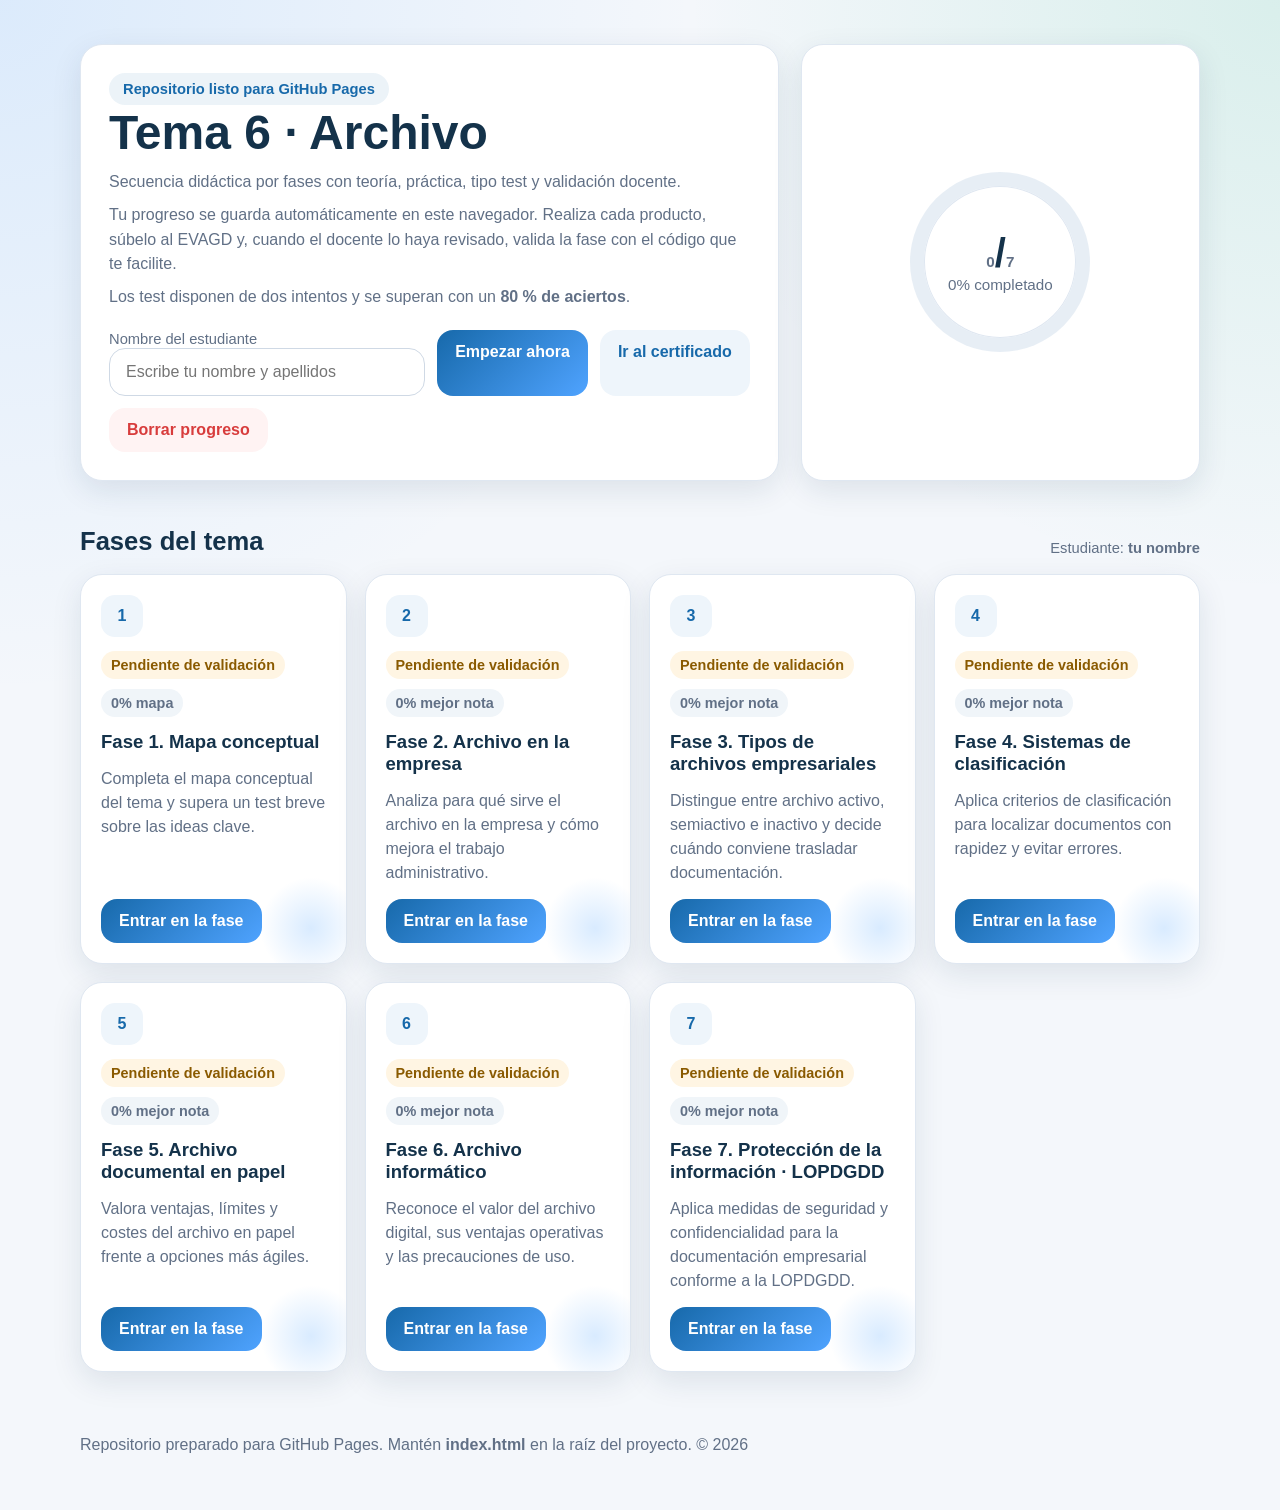
<file: index.html>
<!doctype html>
<html lang="es">
<head>
  <meta charset="utf-8" />
  <meta name="viewport" content="width=device-width,initial-scale=1" />
  <title>Tema 6 · Archivo</title>
  <link rel="stylesheet" href="css/styles.css" />
</head>
<body>
  <div class="container hero">
    <div class="hero-grid">
      <section class="card hero-card">
        <span class="tag">Repositorio listo para GitHub Pages</span>
        <h1>Tema 6 · Archivo</h1>
        <p>Secuencia didáctica por fases con teoría, práctica, tipo test y validación docente.</p>
        <p>Tu progreso se guarda automáticamente en este navegador. Realiza cada producto, súbelo al EVAGD y, cuando el docente lo haya revisado, valida la fase con el código que te facilite.</p>
        <p>Los test disponen de dos intentos y se superan con un <strong>80 % de aciertos</strong>.</p>
        <div class="controls">
          <div style="flex:1 1 280px">
            <label for="student-name" class="small">Nombre del estudiante</label>
            <input id="student-name" type="text" placeholder="Escribe tu nombre y apellidos" />
          </div>
          <a class="button btn-primary" href="fases/fase1.html">Empezar ahora</a>
          <a class="button btn-secondary" href="certificado.html">Ir al certificado</a>
          <button class="btn-danger" onclick="resetAllProgress()">Borrar progreso</button>
        </div>
      </section>
      <aside class="card progress-wrap">
        <div class="ring" id="progress-value">
          <div class="ring-inner">
            <strong><span id="progress-num">0</span>/<span id="progress-total">7</span></strong>
            <span id="progress-text">0% completado</span>
          </div>
        </div>
      </aside>
    </div>
  </div>

  <div class="container section">
    <div class="section-title">
      <h2>Fases del tema</h2>
      <span class="small">Estudiante: <strong class="student-name-live">tu nombre</strong></span>
    </div>
    <div id="phase-grid" class="grid"></div>
  </div>

  <div id="teacher-panel" class="card teacher-panel hidden"></div>

  <footer class="container footer">
    <p>Repositorio preparado para GitHub Pages. Mantén <strong>index.html</strong> en la raíz del proyecto. © <span id="footer-year"></span></p>
  </footer>

  <script src="js/data.js"></script>
  <script src="js/core.js"></script>
  <script src="js/home.js"></script>
</body>
</html>
</file>
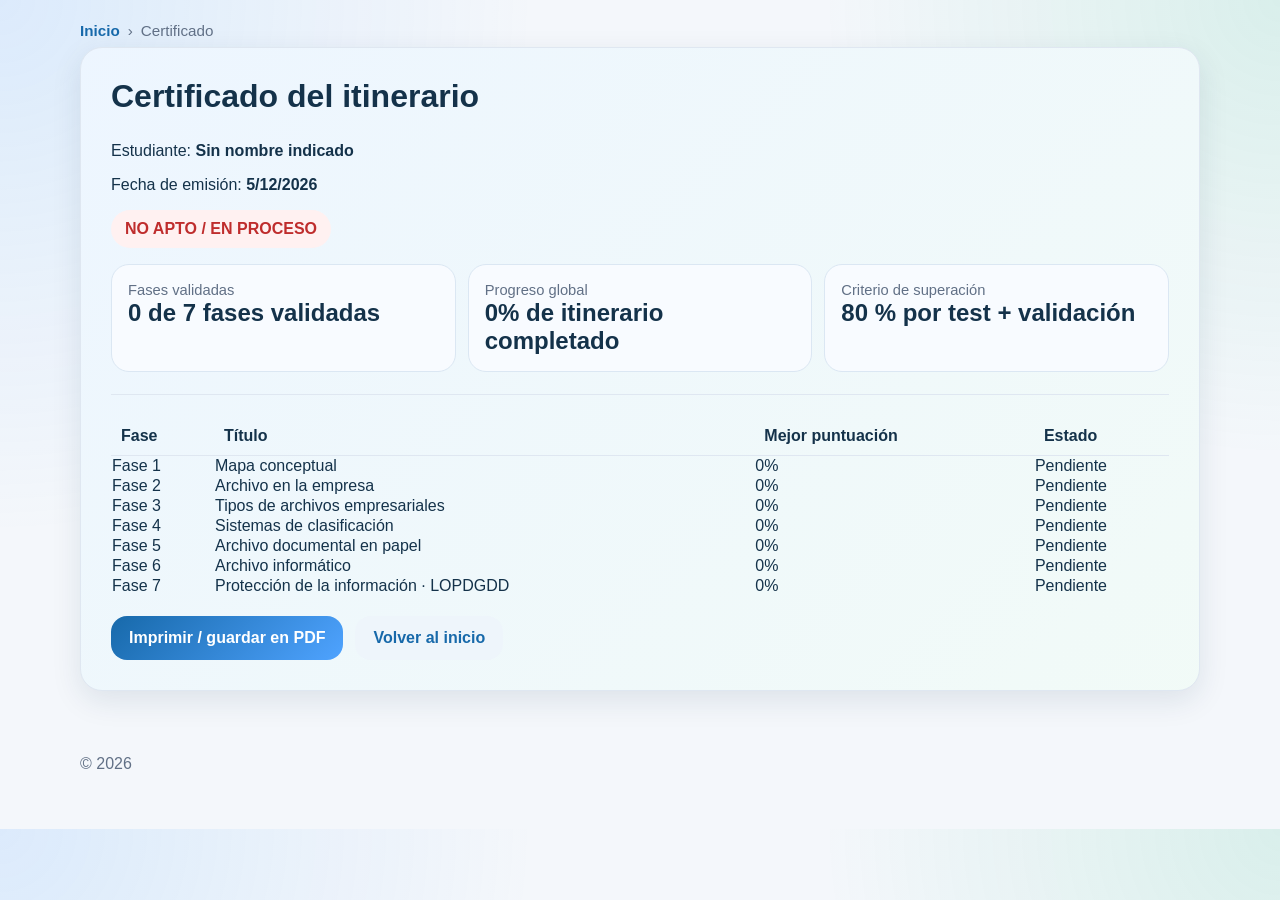
<file: certificado.html>
<!doctype html>
<html lang="es">
<head>
  <meta charset="utf-8" />
  <meta name="viewport" content="width=device-width,initial-scale=1" />
  <title>Certificado · Tema 6</title>
  <link rel="stylesheet" href="css/styles.css" />
</head>
<body>
  <div class="container topbar">
    <div class="breadcrumb">
      <a href="index.html">Inicio</a><span>›</span><span>Certificado</span>
    </div>
  </div>

  <div class="container section">
    <section class="card certificate">
      <h2>Certificado del itinerario</h2>
      <p>Estudiante: <strong id="cert-student"></strong></p>
      <p>Fecha de emisión: <strong id="cert-date"></strong></p>
      <p><span id="cert-result" class="result-badge fail">NO APTO / EN PROCESO</span></p>
      <div class="stat-grid">
        <div class="stat"><span class="small">Fases validadas</span><strong id="cert-completed"></strong></div>
        <div class="stat"><span class="small">Progreso global</span><strong id="cert-score"></strong></div>
        <div class="stat"><span class="small">Criterio de superación</span><strong>80 % por test + validación</strong></div>
      </div>
      <hr class="sep" />
      <div style="overflow:auto">
        <table style="width:100%;border-collapse:collapse">
          <thead>
            <tr>
              <th style="text-align:left;padding:10px;border-bottom:1px solid #dfe7f1">Fase</th>
              <th style="text-align:left;padding:10px;border-bottom:1px solid #dfe7f1">Título</th>
              <th style="text-align:left;padding:10px;border-bottom:1px solid #dfe7f1">Mejor puntuación</th>
              <th style="text-align:left;padding:10px;border-bottom:1px solid #dfe7f1">Estado</th>
            </tr>
          </thead>
          <tbody id="cert-table"></tbody>
        </table>
      </div>
      <div class="quiz-actions" style="margin-top:20px">
        <button class="btn-primary" onclick="window.print()">Imprimir / guardar en PDF</button>
        <a class="button btn-secondary" href="index.html">Volver al inicio</a>
      </div>
    </section>
  </div>

  <div id="teacher-panel" class="card teacher-panel hidden"></div>
  <footer class="container footer"><p>© <span id="footer-year"></span></p></footer>
  <script src="js/data.js"></script>
  <script src="js/core.js"></script>
  <script src="js/certificate.js"></script>
</body>
</html>
</file>
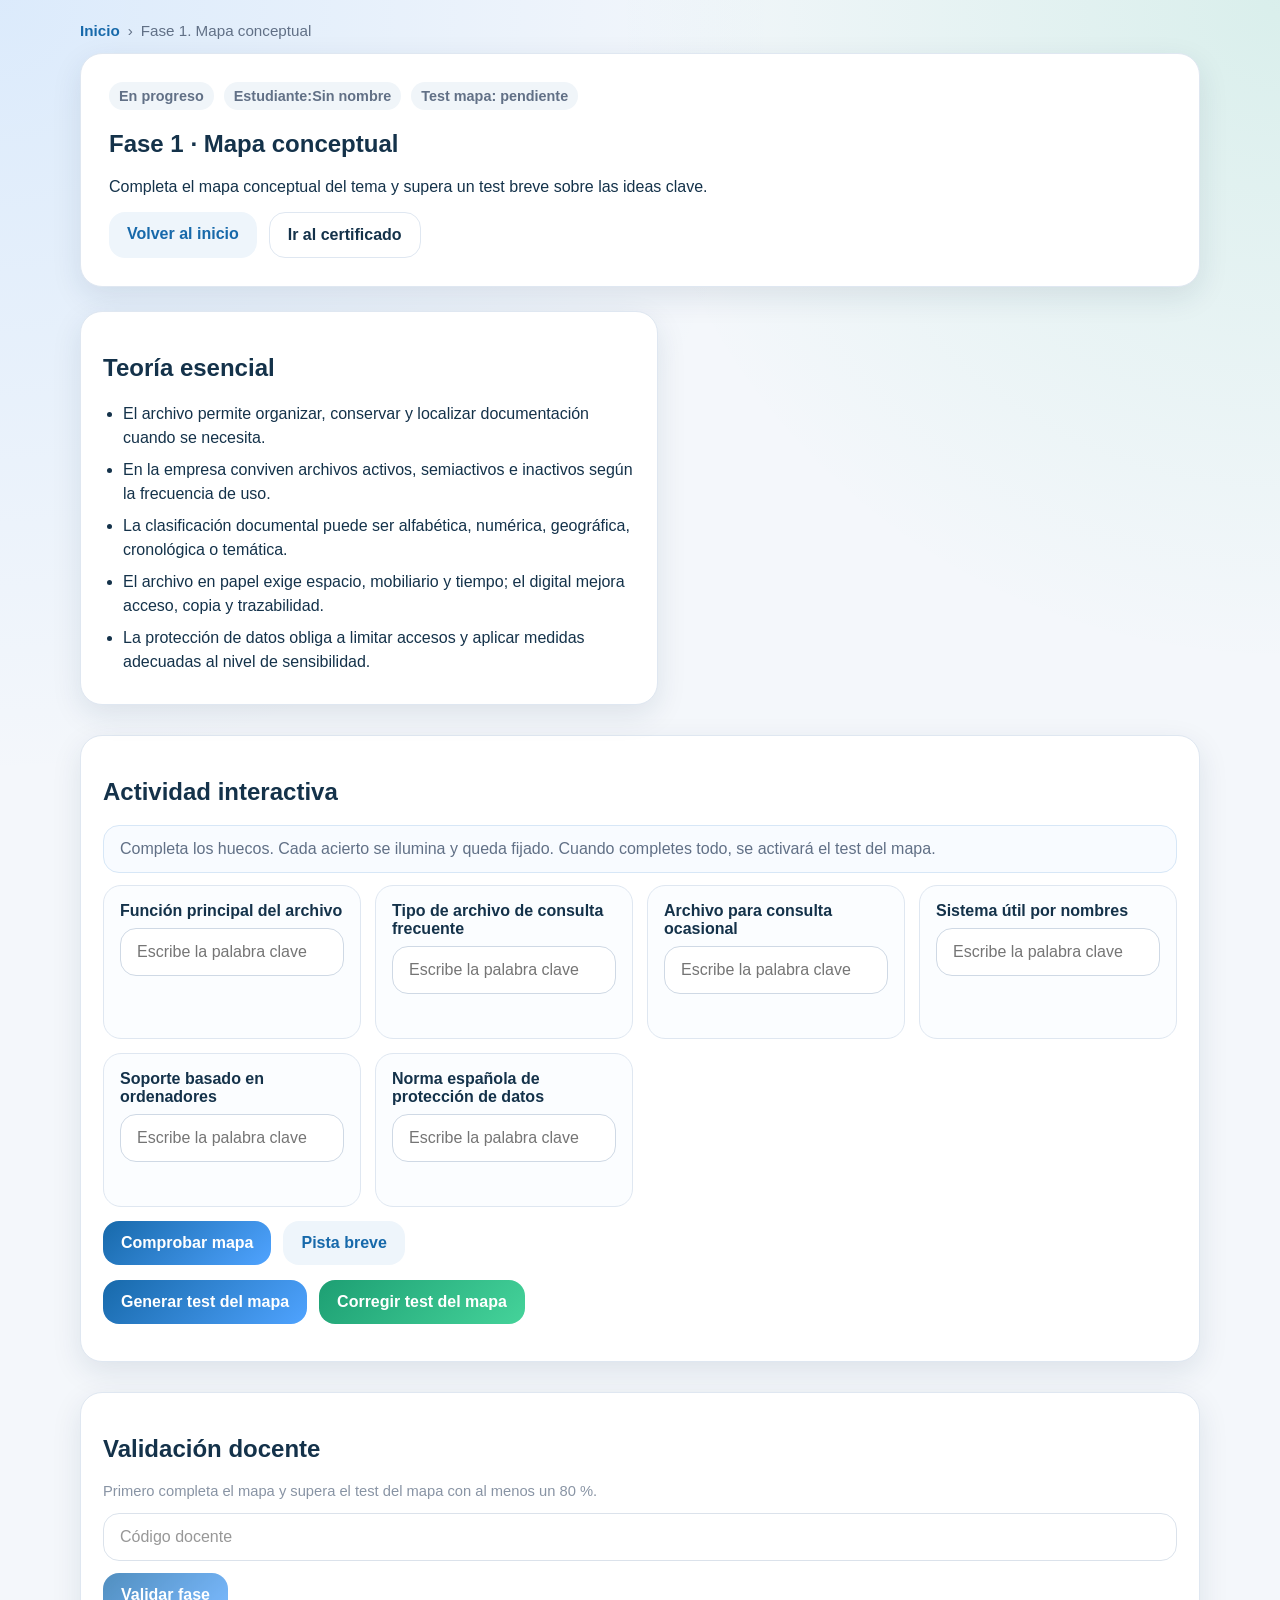
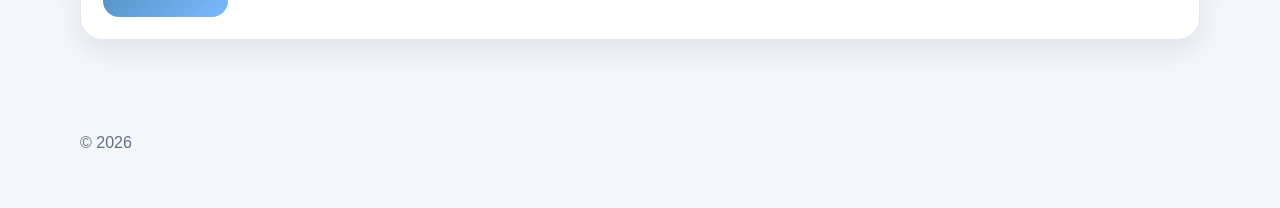
<file: fases/fase1.html>
<!doctype html>
<html lang="es">
<head>
  <meta charset="utf-8" />
  <meta name="viewport" content="width=device-width,initial-scale=1" />
  <title>Fase 1 · Mapa conceptual</title>
  <link rel="stylesheet" href="../css/styles.css" />
</head>
<body data-phase="1">
  <div class="container topbar">
    <div class="breadcrumb">
      <a href="../index.html">Inicio</a><span>›</span><span id="phase-title">Fase 1 · Mapa conceptual</span>
    </div>
  </div>

  <div class="container phase-hero">
    <section class="card hero-card">
      <div class="meta">
        <span class="pill" id="phase-status">En progreso</span>
        <span class="pill">Estudiante: <strong id="student-name-chip">Sin nombre</strong></span>
        <span class="pill" id="attempts-chip"></span>
      </div>
      <h1 id="phase-title">Fase 1 · Mapa conceptual</h1>
      <p id="phase-summary"></p>
      <div class="quiz-actions">
        <a class="button btn-secondary" href="../index.html">Volver al inicio</a>
        <a class="button btn-ghost" href="../certificado.html">Ir al certificado</a>
      </div>
    </section>
  </div>

  <div class="container section">
    <div class="two-col">
      <section class="card panel">
        <h2>Teoría esencial</h2>
        <ul id="theory-list" class="clean"></ul>
      </section>

      <section id="practice-card" class="card panel">
        <h2 id="practice-title"></h2>
        <p id="practice-prompt"></p>
        <div class="note">
          <strong>Entrega esperada:</strong> realiza la respuesta en un documento y súbela al EVAGD.
        </div>
        <h3>Guía de trabajo</h3>
        <ul id="practice-guide" class="clean"></ul>
        <label class="option" style="margin-top:16px">
          <input id="practice-done-box" type="checkbox" />
          <span>He terminado la práctica y la he subido al EVAGD.</span>
        </label>
      </section>
    </div>
  </div>

  <div class="container section">
    <section class="card panel">
      <h2>Actividad interactiva</h2>
      <div id="map-wrap"></div>
      <p id="map-status" class="small"></p>
      <div id="map-quiz-block" class="">
        <div class="quiz-actions" style="margin-top:14px">
          <button id="map-build-btn" class="btn-primary" onclick="generateMapQuiz()">Generar test del mapa</button>
          <button id="map-submit-btn" class="btn-success" onclick="submitMapQuiz()">Corregir test del mapa</button>
        </div>
        <div id="map-quiz-questions"></div>
        <p id="map-quiz-status" class="small"></p>
      </div>
    </section>
  </div>

  <div id="teacher-card" class="container section hidden">
    <section class="card panel">
      <h2>Validación docente</h2>
      <div id="map-teacher-lock">
        <p id="map-teacher-status" class="small"></p>
        <div class="quiz-actions">
          <input id="map-teacher-code" type="password" placeholder="Código docente" autocomplete="off" inputmode="numeric" maxlength="8" />
          <button id="map-validate-btn" class="btn-primary" onclick="validateMapTeacherCode()">Validar fase</button>
        </div>
      </div>

      <div id="phase-teacher-lock" class="hidden">
        <p id="teacher-status" class="small"></p>
        <div class="quiz-actions">
          <input id="teacher-code-input" type="password" placeholder="Código docente" autocomplete="off" inputmode="numeric" maxlength="8" />
          <button class="btn-primary" onclick="validateTeacherCode()">Validar fase</button>
        </div>
      </div>
    </section>
  </div>

  <div class="container section">
    <section id="test-card" class="card panel hidden">
      <h2>Test de fase</h2>
      <div class="meta">
        <span class="pill" id="score-chip">0% mejor nota</span>
        <span class="pill" id="result-chip">Sin intento</span>
        <span class="pill">Intentos usados: <strong id="attempts-stat">0/2</strong></span>
      </div>
      <p id="test-lock-msg" class="small"></p>
      <div class="quiz-actions">
        <button id="build-test-btn" class="btn-primary" onclick="generatePhaseTest()">Generar test aleatorio</button>
        <button id="submit-test-btn" class="btn-success" onclick="submitPhaseTest()" disabled>Corregir test</button>
      </div>
      <div id="test-questions"></div>
      <p id="test-feedback" class="small"></p>
    </section>
  </div>

  <div id="teacher-panel" class="card teacher-panel hidden"></div>
  <footer class="container footer"><p>© <span id="footer-year"></span></p></footer>

  <script src="../js/data.js"></script>
  <script src="../js/core.js"></script>
  <script src="../js/phase.js"></script>
</body>
</html>
</file>
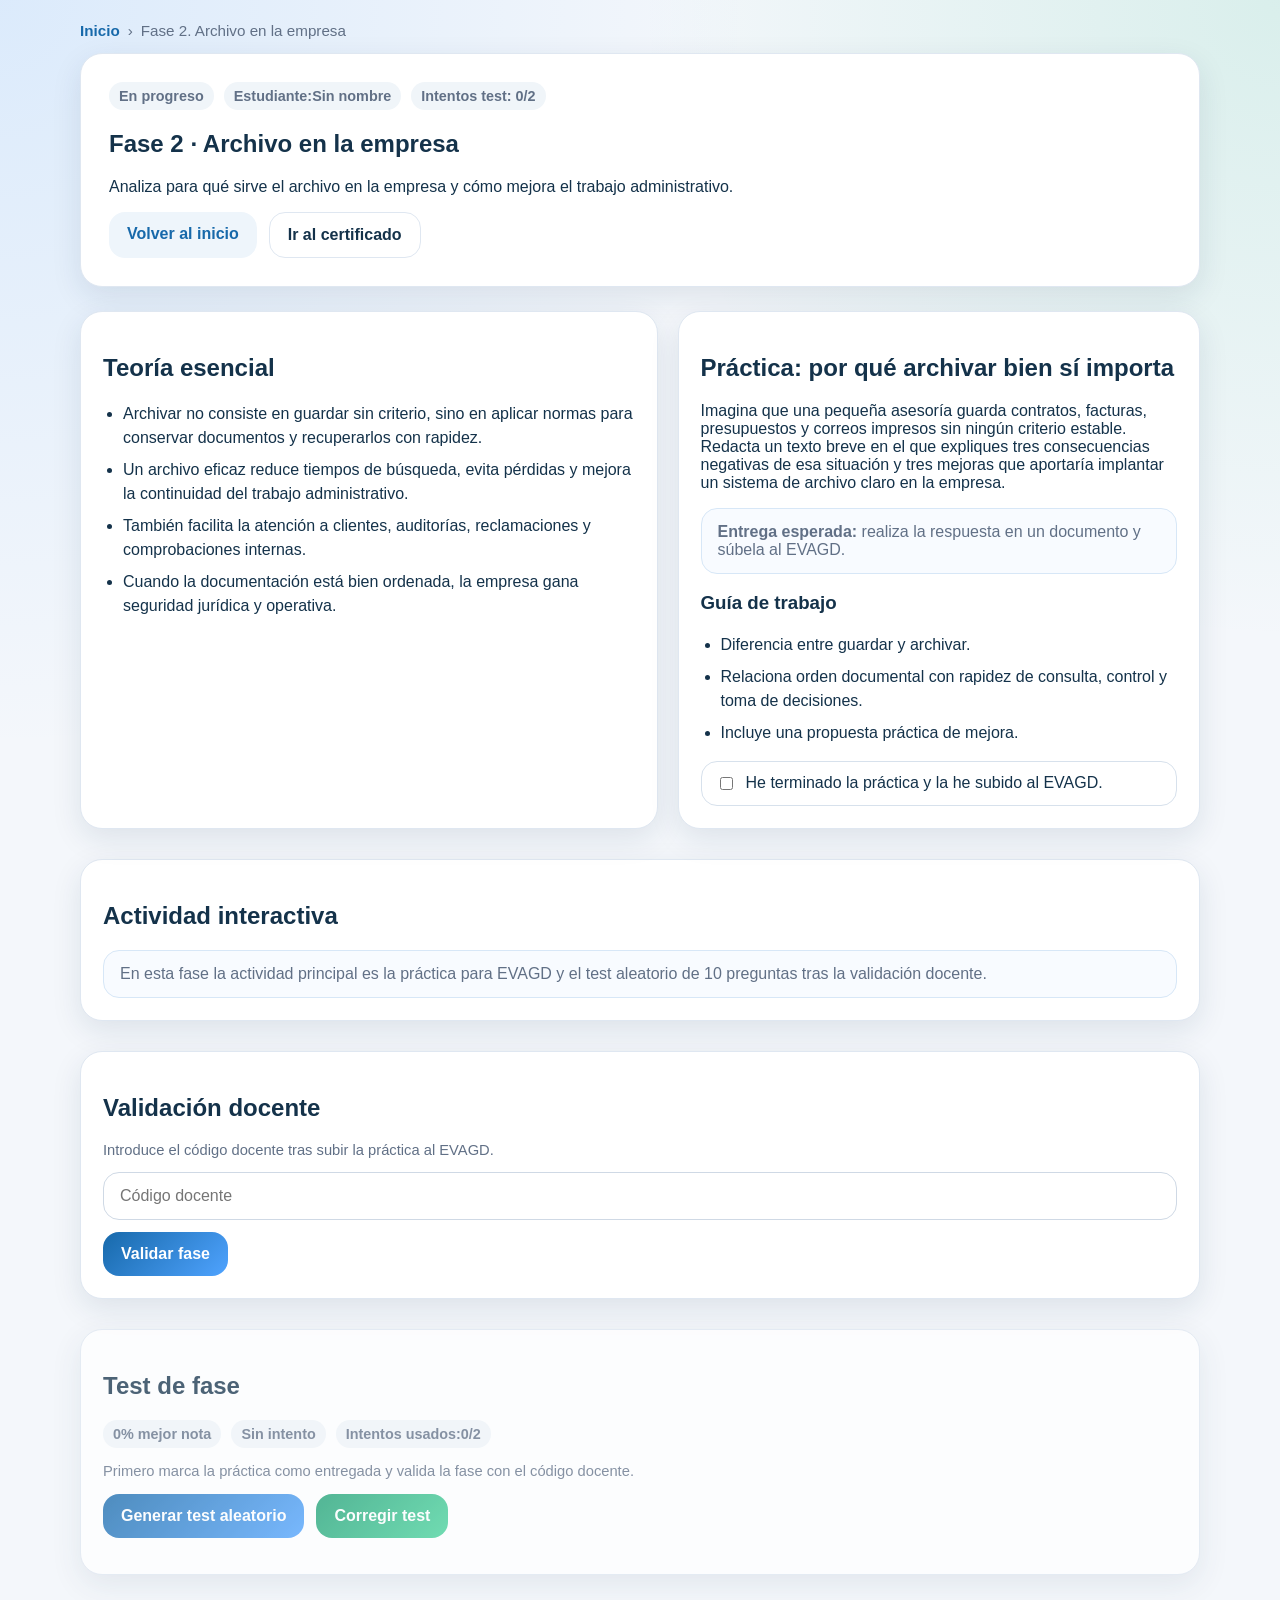
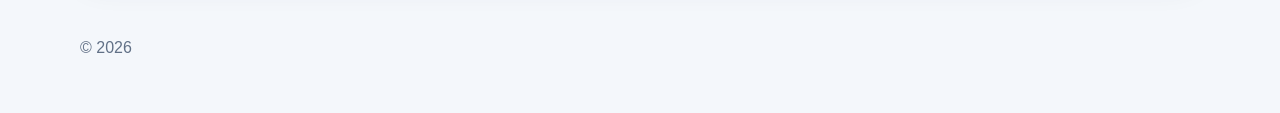
<file: fases/fase2.html>
<!doctype html>
<html lang="es">
<head>
  <meta charset="utf-8" />
  <meta name="viewport" content="width=device-width,initial-scale=1" />
  <title>Fase 2 · Archivo en la empresa</title>
  <link rel="stylesheet" href="../css/styles.css" />
</head>
<body data-phase="2">
  <div class="container topbar">
    <div class="breadcrumb">
      <a href="../index.html">Inicio</a><span>›</span><span id="phase-title">Fase 2 · Archivo en la empresa</span>
    </div>
  </div>

  <div class="container phase-hero">
    <section class="card hero-card">
      <div class="meta">
        <span class="pill" id="phase-status">En progreso</span>
        <span class="pill">Estudiante: <strong id="student-name-chip">Sin nombre</strong></span>
        <span class="pill" id="attempts-chip"></span>
      </div>
      <h1 id="phase-title">Fase 2 · Archivo en la empresa</h1>
      <p id="phase-summary"></p>
      <div class="quiz-actions">
        <a class="button btn-secondary" href="../index.html">Volver al inicio</a>
        <a class="button btn-ghost" href="../certificado.html">Ir al certificado</a>
      </div>
    </section>
  </div>

  <div class="container section">
    <div class="two-col">
      <section class="card panel">
        <h2>Teoría esencial</h2>
        <ul id="theory-list" class="clean"></ul>
      </section>

      <section id="practice-card" class="card panel">
        <h2 id="practice-title"></h2>
        <p id="practice-prompt"></p>
        <div class="note">
          <strong>Entrega esperada:</strong> realiza la respuesta en un documento y súbela al EVAGD.
        </div>
        <h3>Guía de trabajo</h3>
        <ul id="practice-guide" class="clean"></ul>
        <label class="option" style="margin-top:16px">
          <input id="practice-done-box" type="checkbox" />
          <span>He terminado la práctica y la he subido al EVAGD.</span>
        </label>
      </section>
    </div>
  </div>

  <div class="container section">
    <section class="card panel">
      <h2>Actividad interactiva</h2>
      <div id="map-wrap" class="hidden"></div>
      <p id="map-status" class="small hidden"></p>
      <div id="map-quiz-block" class="hidden">
        <div class="quiz-actions" style="margin-top:14px">
          <button id="map-build-btn" class="btn-primary" onclick="generateMapQuiz()">Generar test del mapa</button>
          <button id="map-submit-btn" class="btn-success" onclick="submitMapQuiz()">Corregir test del mapa</button>
        </div>
        <div id="map-quiz-questions"></div>
        <p id="map-quiz-status" class="small"></p>
      </div>
    </section>
  </div>

  <div id="teacher-card" class="container section hidden">
    <section class="card panel">
      <h2>Validación docente</h2>
      <div id="map-teacher-lock" class="hidden">
        <p id="map-teacher-status" class="small"></p>
        <div class="quiz-actions">
          <input id="map-teacher-code" type="password" placeholder="Código docente" autocomplete="off" inputmode="numeric" maxlength="8" />
          <button id="map-validate-btn" class="btn-primary" onclick="validateMapTeacherCode()">Validar fase</button>
        </div>
      </div>

      <div id="phase-teacher-lock" class="">
        <p id="teacher-status" class="small"></p>
        <div class="quiz-actions">
          <input id="teacher-code-input" type="password" placeholder="Código docente" autocomplete="off" inputmode="numeric" maxlength="8" />
          <button class="btn-primary" onclick="validateTeacherCode()">Validar fase</button>
        </div>
      </div>
    </section>
  </div>

  <div class="container section">
    <section id="test-card" class="card panel">
      <h2>Test de fase</h2>
      <div class="meta">
        <span class="pill" id="score-chip">0% mejor nota</span>
        <span class="pill" id="result-chip">Sin intento</span>
        <span class="pill">Intentos usados: <strong id="attempts-stat">0/2</strong></span>
      </div>
      <p id="test-lock-msg" class="small"></p>
      <div class="quiz-actions">
        <button id="build-test-btn" class="btn-primary" onclick="generatePhaseTest()">Generar test aleatorio</button>
        <button id="submit-test-btn" class="btn-success" onclick="submitPhaseTest()" disabled>Corregir test</button>
      </div>
      <div id="test-questions"></div>
      <p id="test-feedback" class="small"></p>
    </section>
  </div>

  <div id="teacher-panel" class="card teacher-panel hidden"></div>
  <footer class="container footer"><p>© <span id="footer-year"></span></p></footer>

  <script src="../js/data.js"></script>
  <script src="../js/core.js"></script>
  <script src="../js/phase.js"></script>
</body>
</html>
</file>
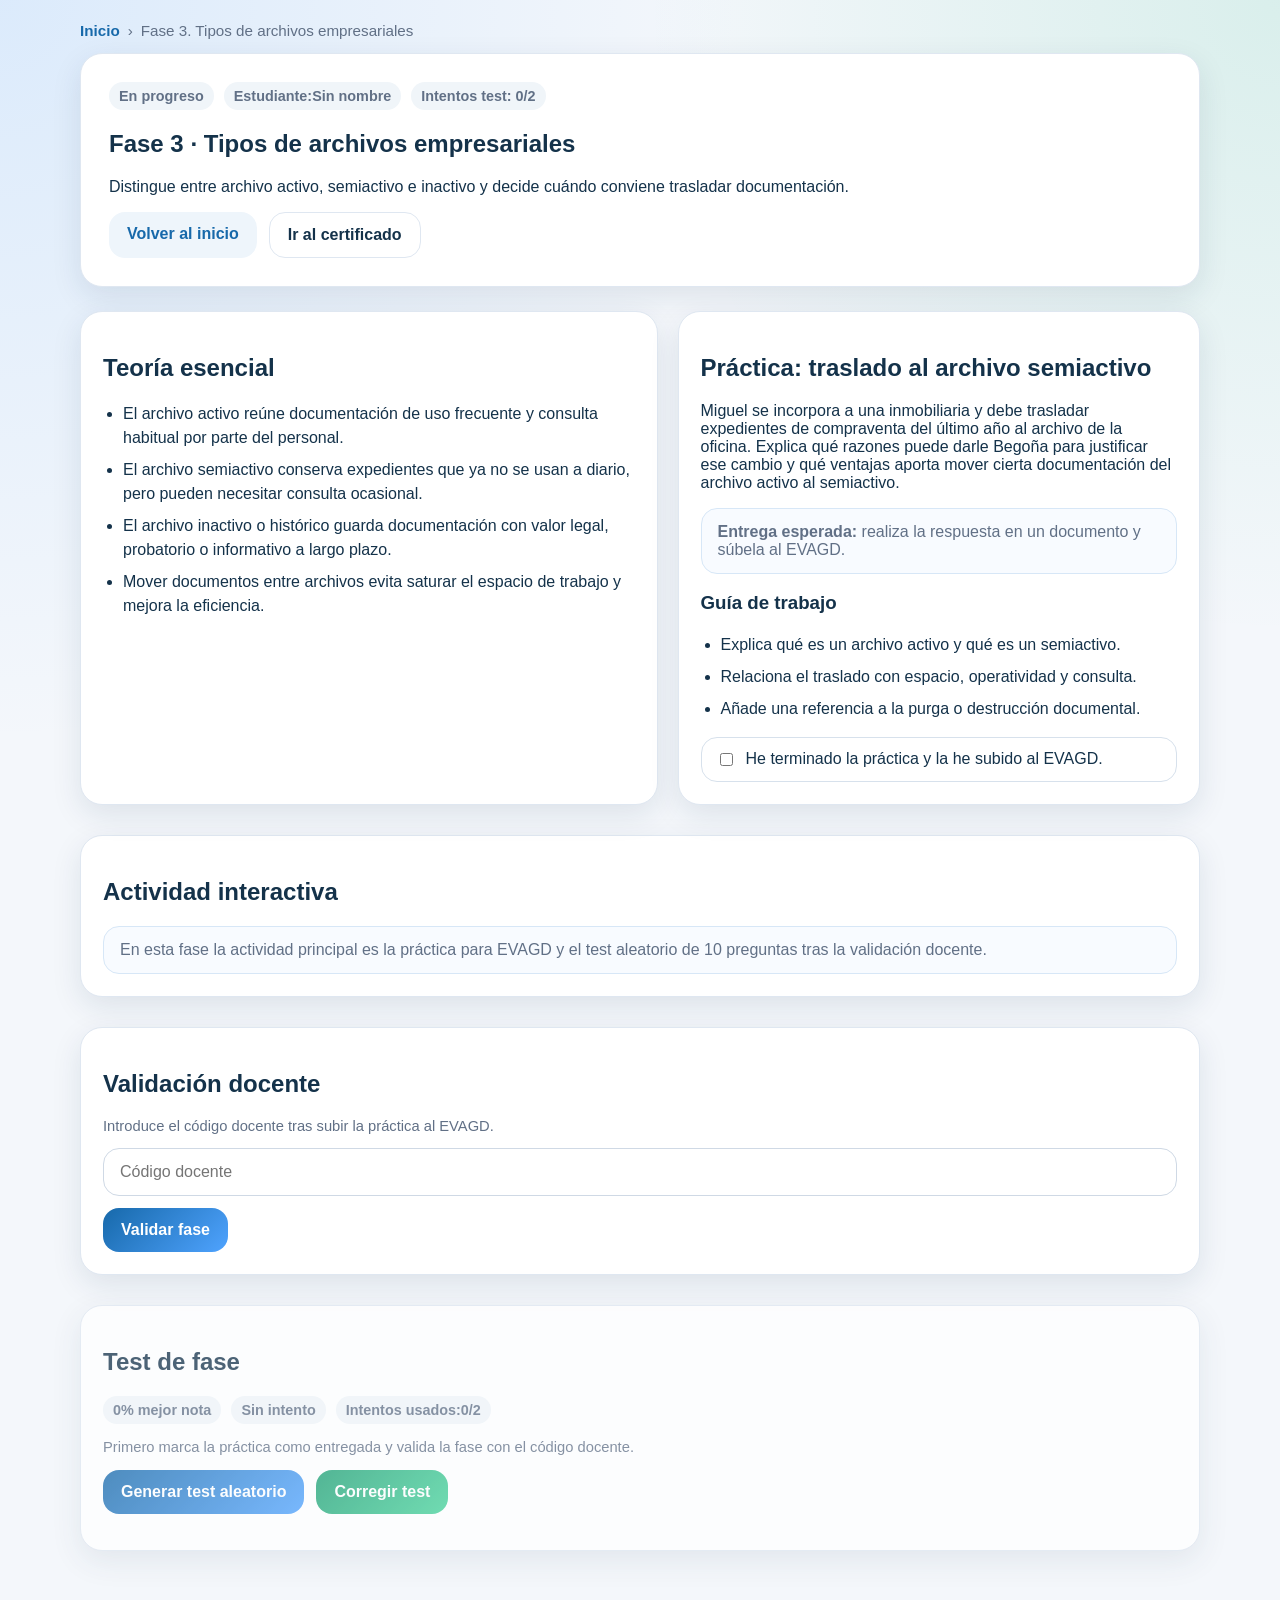
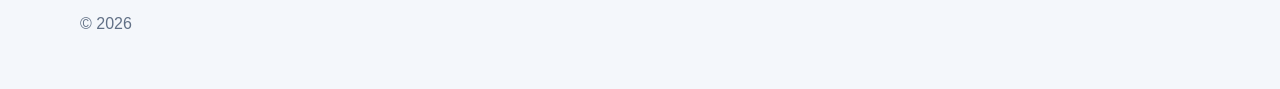
<file: fases/fase3.html>
<!doctype html>
<html lang="es">
<head>
  <meta charset="utf-8" />
  <meta name="viewport" content="width=device-width,initial-scale=1" />
  <title>Fase 3 · Tipos de archivos empresariales</title>
  <link rel="stylesheet" href="../css/styles.css" />
</head>
<body data-phase="3">
  <div class="container topbar">
    <div class="breadcrumb">
      <a href="../index.html">Inicio</a><span>›</span><span id="phase-title">Fase 3 · Tipos de archivos empresariales</span>
    </div>
  </div>

  <div class="container phase-hero">
    <section class="card hero-card">
      <div class="meta">
        <span class="pill" id="phase-status">En progreso</span>
        <span class="pill">Estudiante: <strong id="student-name-chip">Sin nombre</strong></span>
        <span class="pill" id="attempts-chip"></span>
      </div>
      <h1 id="phase-title">Fase 3 · Tipos de archivos empresariales</h1>
      <p id="phase-summary"></p>
      <div class="quiz-actions">
        <a class="button btn-secondary" href="../index.html">Volver al inicio</a>
        <a class="button btn-ghost" href="../certificado.html">Ir al certificado</a>
      </div>
    </section>
  </div>

  <div class="container section">
    <div class="two-col">
      <section class="card panel">
        <h2>Teoría esencial</h2>
        <ul id="theory-list" class="clean"></ul>
      </section>

      <section id="practice-card" class="card panel">
        <h2 id="practice-title"></h2>
        <p id="practice-prompt"></p>
        <div class="note">
          <strong>Entrega esperada:</strong> realiza la respuesta en un documento y súbela al EVAGD.
        </div>
        <h3>Guía de trabajo</h3>
        <ul id="practice-guide" class="clean"></ul>
        <label class="option" style="margin-top:16px">
          <input id="practice-done-box" type="checkbox" />
          <span>He terminado la práctica y la he subido al EVAGD.</span>
        </label>
      </section>
    </div>
  </div>

  <div class="container section">
    <section class="card panel">
      <h2>Actividad interactiva</h2>
      <div id="map-wrap" class="hidden"></div>
      <p id="map-status" class="small hidden"></p>
      <div id="map-quiz-block" class="hidden">
        <div class="quiz-actions" style="margin-top:14px">
          <button id="map-build-btn" class="btn-primary" onclick="generateMapQuiz()">Generar test del mapa</button>
          <button id="map-submit-btn" class="btn-success" onclick="submitMapQuiz()">Corregir test del mapa</button>
        </div>
        <div id="map-quiz-questions"></div>
        <p id="map-quiz-status" class="small"></p>
      </div>
    </section>
  </div>

  <div id="teacher-card" class="container section hidden">
    <section class="card panel">
      <h2>Validación docente</h2>
      <div id="map-teacher-lock" class="hidden">
        <p id="map-teacher-status" class="small"></p>
        <div class="quiz-actions">
          <input id="map-teacher-code" type="password" placeholder="Código docente" autocomplete="off" inputmode="numeric" maxlength="8" />
          <button id="map-validate-btn" class="btn-primary" onclick="validateMapTeacherCode()">Validar fase</button>
        </div>
      </div>

      <div id="phase-teacher-lock" class="">
        <p id="teacher-status" class="small"></p>
        <div class="quiz-actions">
          <input id="teacher-code-input" type="password" placeholder="Código docente" autocomplete="off" inputmode="numeric" maxlength="8" />
          <button class="btn-primary" onclick="validateTeacherCode()">Validar fase</button>
        </div>
      </div>
    </section>
  </div>

  <div class="container section">
    <section id="test-card" class="card panel">
      <h2>Test de fase</h2>
      <div class="meta">
        <span class="pill" id="score-chip">0% mejor nota</span>
        <span class="pill" id="result-chip">Sin intento</span>
        <span class="pill">Intentos usados: <strong id="attempts-stat">0/2</strong></span>
      </div>
      <p id="test-lock-msg" class="small"></p>
      <div class="quiz-actions">
        <button id="build-test-btn" class="btn-primary" onclick="generatePhaseTest()">Generar test aleatorio</button>
        <button id="submit-test-btn" class="btn-success" onclick="submitPhaseTest()" disabled>Corregir test</button>
      </div>
      <div id="test-questions"></div>
      <p id="test-feedback" class="small"></p>
    </section>
  </div>

  <div id="teacher-panel" class="card teacher-panel hidden"></div>
  <footer class="container footer"><p>© <span id="footer-year"></span></p></footer>

  <script src="../js/data.js"></script>
  <script src="../js/core.js"></script>
  <script src="../js/phase.js"></script>
</body>
</html>
</file>
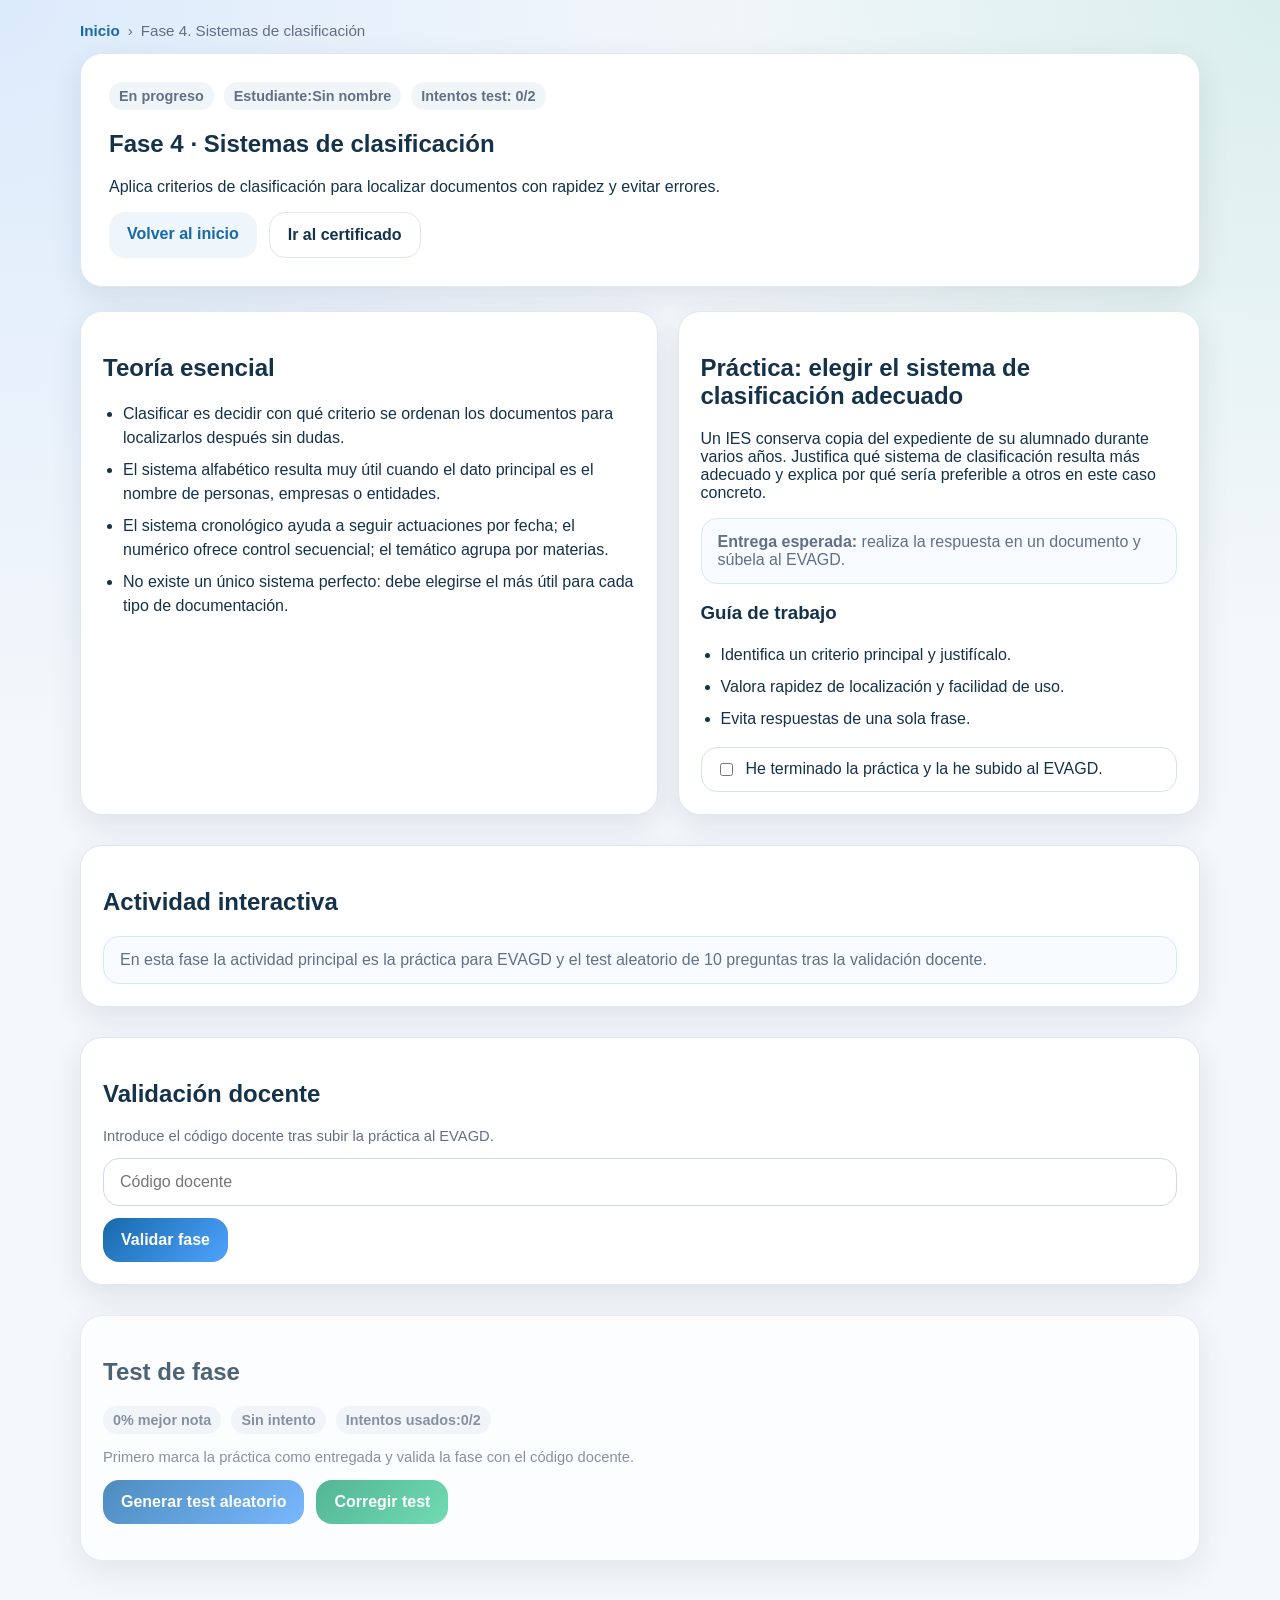
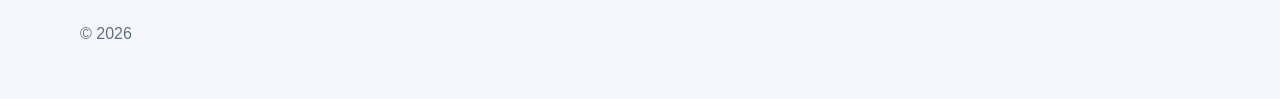
<file: fases/fase4.html>
<!doctype html>
<html lang="es">
<head>
  <meta charset="utf-8" />
  <meta name="viewport" content="width=device-width,initial-scale=1" />
  <title>Fase 4 · Sistemas de clasificación</title>
  <link rel="stylesheet" href="../css/styles.css" />
</head>
<body data-phase="4">
  <div class="container topbar">
    <div class="breadcrumb">
      <a href="../index.html">Inicio</a><span>›</span><span id="phase-title">Fase 4 · Sistemas de clasificación</span>
    </div>
  </div>

  <div class="container phase-hero">
    <section class="card hero-card">
      <div class="meta">
        <span class="pill" id="phase-status">En progreso</span>
        <span class="pill">Estudiante: <strong id="student-name-chip">Sin nombre</strong></span>
        <span class="pill" id="attempts-chip"></span>
      </div>
      <h1 id="phase-title">Fase 4 · Sistemas de clasificación</h1>
      <p id="phase-summary"></p>
      <div class="quiz-actions">
        <a class="button btn-secondary" href="../index.html">Volver al inicio</a>
        <a class="button btn-ghost" href="../certificado.html">Ir al certificado</a>
      </div>
    </section>
  </div>

  <div class="container section">
    <div class="two-col">
      <section class="card panel">
        <h2>Teoría esencial</h2>
        <ul id="theory-list" class="clean"></ul>
      </section>

      <section id="practice-card" class="card panel">
        <h2 id="practice-title"></h2>
        <p id="practice-prompt"></p>
        <div class="note">
          <strong>Entrega esperada:</strong> realiza la respuesta en un documento y súbela al EVAGD.
        </div>
        <h3>Guía de trabajo</h3>
        <ul id="practice-guide" class="clean"></ul>
        <label class="option" style="margin-top:16px">
          <input id="practice-done-box" type="checkbox" />
          <span>He terminado la práctica y la he subido al EVAGD.</span>
        </label>
      </section>
    </div>
  </div>

  <div class="container section">
    <section class="card panel">
      <h2>Actividad interactiva</h2>
      <div id="map-wrap" class="hidden"></div>
      <p id="map-status" class="small hidden"></p>
      <div id="map-quiz-block" class="hidden">
        <div class="quiz-actions" style="margin-top:14px">
          <button id="map-build-btn" class="btn-primary" onclick="generateMapQuiz()">Generar test del mapa</button>
          <button id="map-submit-btn" class="btn-success" onclick="submitMapQuiz()">Corregir test del mapa</button>
        </div>
        <div id="map-quiz-questions"></div>
        <p id="map-quiz-status" class="small"></p>
      </div>
    </section>
  </div>

  <div id="teacher-card" class="container section hidden">
    <section class="card panel">
      <h2>Validación docente</h2>
      <div id="map-teacher-lock" class="hidden">
        <p id="map-teacher-status" class="small"></p>
        <div class="quiz-actions">
          <input id="map-teacher-code" type="password" placeholder="Código docente" autocomplete="off" inputmode="numeric" maxlength="8" />
          <button id="map-validate-btn" class="btn-primary" onclick="validateMapTeacherCode()">Validar fase</button>
        </div>
      </div>

      <div id="phase-teacher-lock" class="">
        <p id="teacher-status" class="small"></p>
        <div class="quiz-actions">
          <input id="teacher-code-input" type="password" placeholder="Código docente" autocomplete="off" inputmode="numeric" maxlength="8" />
          <button class="btn-primary" onclick="validateTeacherCode()">Validar fase</button>
        </div>
      </div>
    </section>
  </div>

  <div class="container section">
    <section id="test-card" class="card panel">
      <h2>Test de fase</h2>
      <div class="meta">
        <span class="pill" id="score-chip">0% mejor nota</span>
        <span class="pill" id="result-chip">Sin intento</span>
        <span class="pill">Intentos usados: <strong id="attempts-stat">0/2</strong></span>
      </div>
      <p id="test-lock-msg" class="small"></p>
      <div class="quiz-actions">
        <button id="build-test-btn" class="btn-primary" onclick="generatePhaseTest()">Generar test aleatorio</button>
        <button id="submit-test-btn" class="btn-success" onclick="submitPhaseTest()" disabled>Corregir test</button>
      </div>
      <div id="test-questions"></div>
      <p id="test-feedback" class="small"></p>
    </section>
  </div>

  <div id="teacher-panel" class="card teacher-panel hidden"></div>
  <footer class="container footer"><p>© <span id="footer-year"></span></p></footer>

  <script src="../js/data.js"></script>
  <script src="../js/core.js"></script>
  <script src="../js/phase.js"></script>
</body>
</html>
</file>
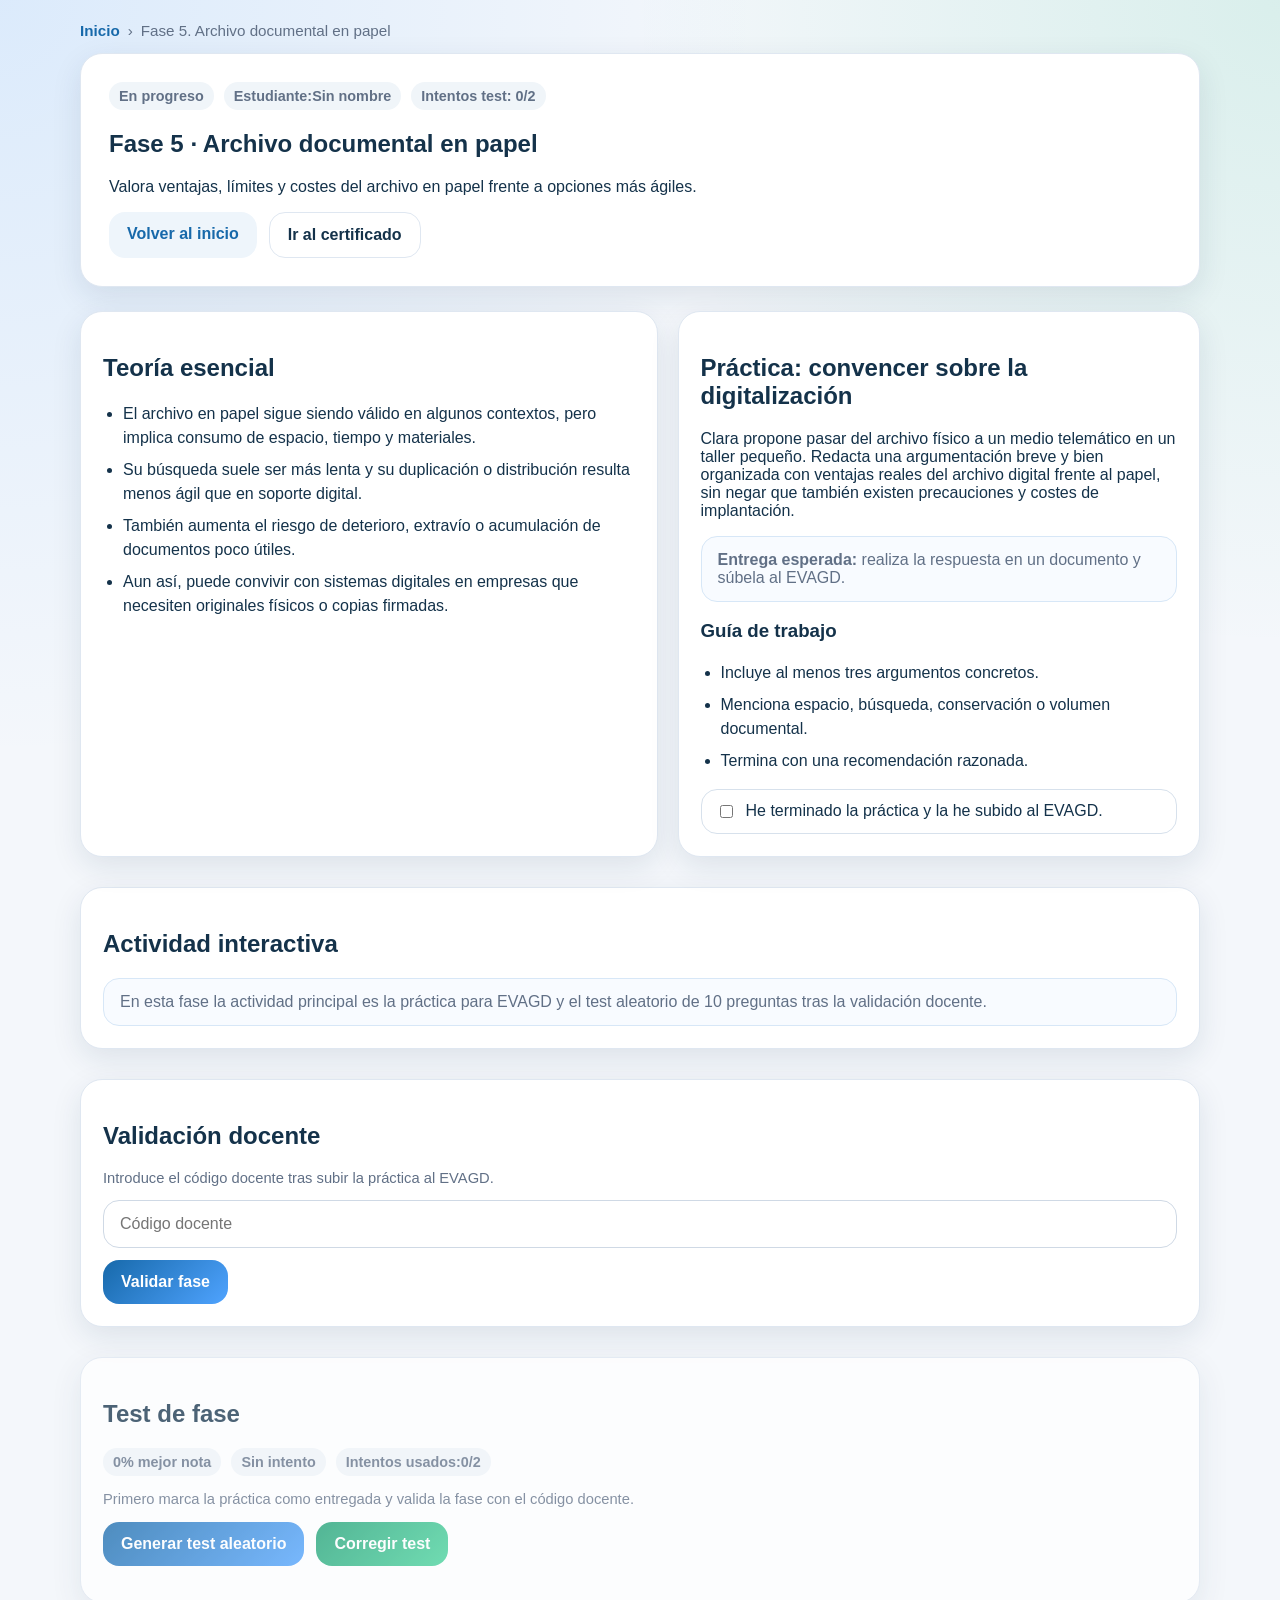
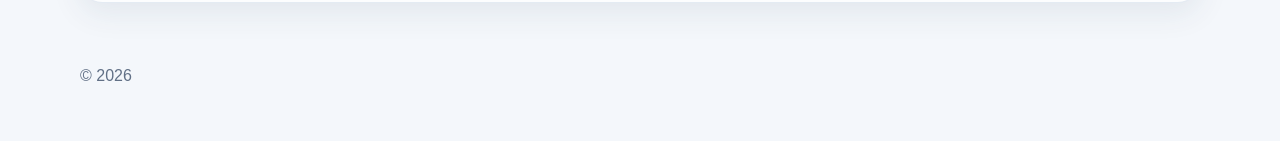
<file: fases/fase5.html>
<!doctype html>
<html lang="es">
<head>
  <meta charset="utf-8" />
  <meta name="viewport" content="width=device-width,initial-scale=1" />
  <title>Fase 5 · Archivo documental en papel</title>
  <link rel="stylesheet" href="../css/styles.css" />
</head>
<body data-phase="5">
  <div class="container topbar">
    <div class="breadcrumb">
      <a href="../index.html">Inicio</a><span>›</span><span id="phase-title">Fase 5 · Archivo documental en papel</span>
    </div>
  </div>

  <div class="container phase-hero">
    <section class="card hero-card">
      <div class="meta">
        <span class="pill" id="phase-status">En progreso</span>
        <span class="pill">Estudiante: <strong id="student-name-chip">Sin nombre</strong></span>
        <span class="pill" id="attempts-chip"></span>
      </div>
      <h1 id="phase-title">Fase 5 · Archivo documental en papel</h1>
      <p id="phase-summary"></p>
      <div class="quiz-actions">
        <a class="button btn-secondary" href="../index.html">Volver al inicio</a>
        <a class="button btn-ghost" href="../certificado.html">Ir al certificado</a>
      </div>
    </section>
  </div>

  <div class="container section">
    <div class="two-col">
      <section class="card panel">
        <h2>Teoría esencial</h2>
        <ul id="theory-list" class="clean"></ul>
      </section>

      <section id="practice-card" class="card panel">
        <h2 id="practice-title"></h2>
        <p id="practice-prompt"></p>
        <div class="note">
          <strong>Entrega esperada:</strong> realiza la respuesta en un documento y súbela al EVAGD.
        </div>
        <h3>Guía de trabajo</h3>
        <ul id="practice-guide" class="clean"></ul>
        <label class="option" style="margin-top:16px">
          <input id="practice-done-box" type="checkbox" />
          <span>He terminado la práctica y la he subido al EVAGD.</span>
        </label>
      </section>
    </div>
  </div>

  <div class="container section">
    <section class="card panel">
      <h2>Actividad interactiva</h2>
      <div id="map-wrap" class="hidden"></div>
      <p id="map-status" class="small hidden"></p>
      <div id="map-quiz-block" class="hidden">
        <div class="quiz-actions" style="margin-top:14px">
          <button id="map-build-btn" class="btn-primary" onclick="generateMapQuiz()">Generar test del mapa</button>
          <button id="map-submit-btn" class="btn-success" onclick="submitMapQuiz()">Corregir test del mapa</button>
        </div>
        <div id="map-quiz-questions"></div>
        <p id="map-quiz-status" class="small"></p>
      </div>
    </section>
  </div>

  <div id="teacher-card" class="container section hidden">
    <section class="card panel">
      <h2>Validación docente</h2>
      <div id="map-teacher-lock" class="hidden">
        <p id="map-teacher-status" class="small"></p>
        <div class="quiz-actions">
          <input id="map-teacher-code" type="password" placeholder="Código docente" autocomplete="off" inputmode="numeric" maxlength="8" />
          <button id="map-validate-btn" class="btn-primary" onclick="validateMapTeacherCode()">Validar fase</button>
        </div>
      </div>

      <div id="phase-teacher-lock" class="">
        <p id="teacher-status" class="small"></p>
        <div class="quiz-actions">
          <input id="teacher-code-input" type="password" placeholder="Código docente" autocomplete="off" inputmode="numeric" maxlength="8" />
          <button class="btn-primary" onclick="validateTeacherCode()">Validar fase</button>
        </div>
      </div>
    </section>
  </div>

  <div class="container section">
    <section id="test-card" class="card panel">
      <h2>Test de fase</h2>
      <div class="meta">
        <span class="pill" id="score-chip">0% mejor nota</span>
        <span class="pill" id="result-chip">Sin intento</span>
        <span class="pill">Intentos usados: <strong id="attempts-stat">0/2</strong></span>
      </div>
      <p id="test-lock-msg" class="small"></p>
      <div class="quiz-actions">
        <button id="build-test-btn" class="btn-primary" onclick="generatePhaseTest()">Generar test aleatorio</button>
        <button id="submit-test-btn" class="btn-success" onclick="submitPhaseTest()" disabled>Corregir test</button>
      </div>
      <div id="test-questions"></div>
      <p id="test-feedback" class="small"></p>
    </section>
  </div>

  <div id="teacher-panel" class="card teacher-panel hidden"></div>
  <footer class="container footer"><p>© <span id="footer-year"></span></p></footer>

  <script src="../js/data.js"></script>
  <script src="../js/core.js"></script>
  <script src="../js/phase.js"></script>
</body>
</html>
</file>
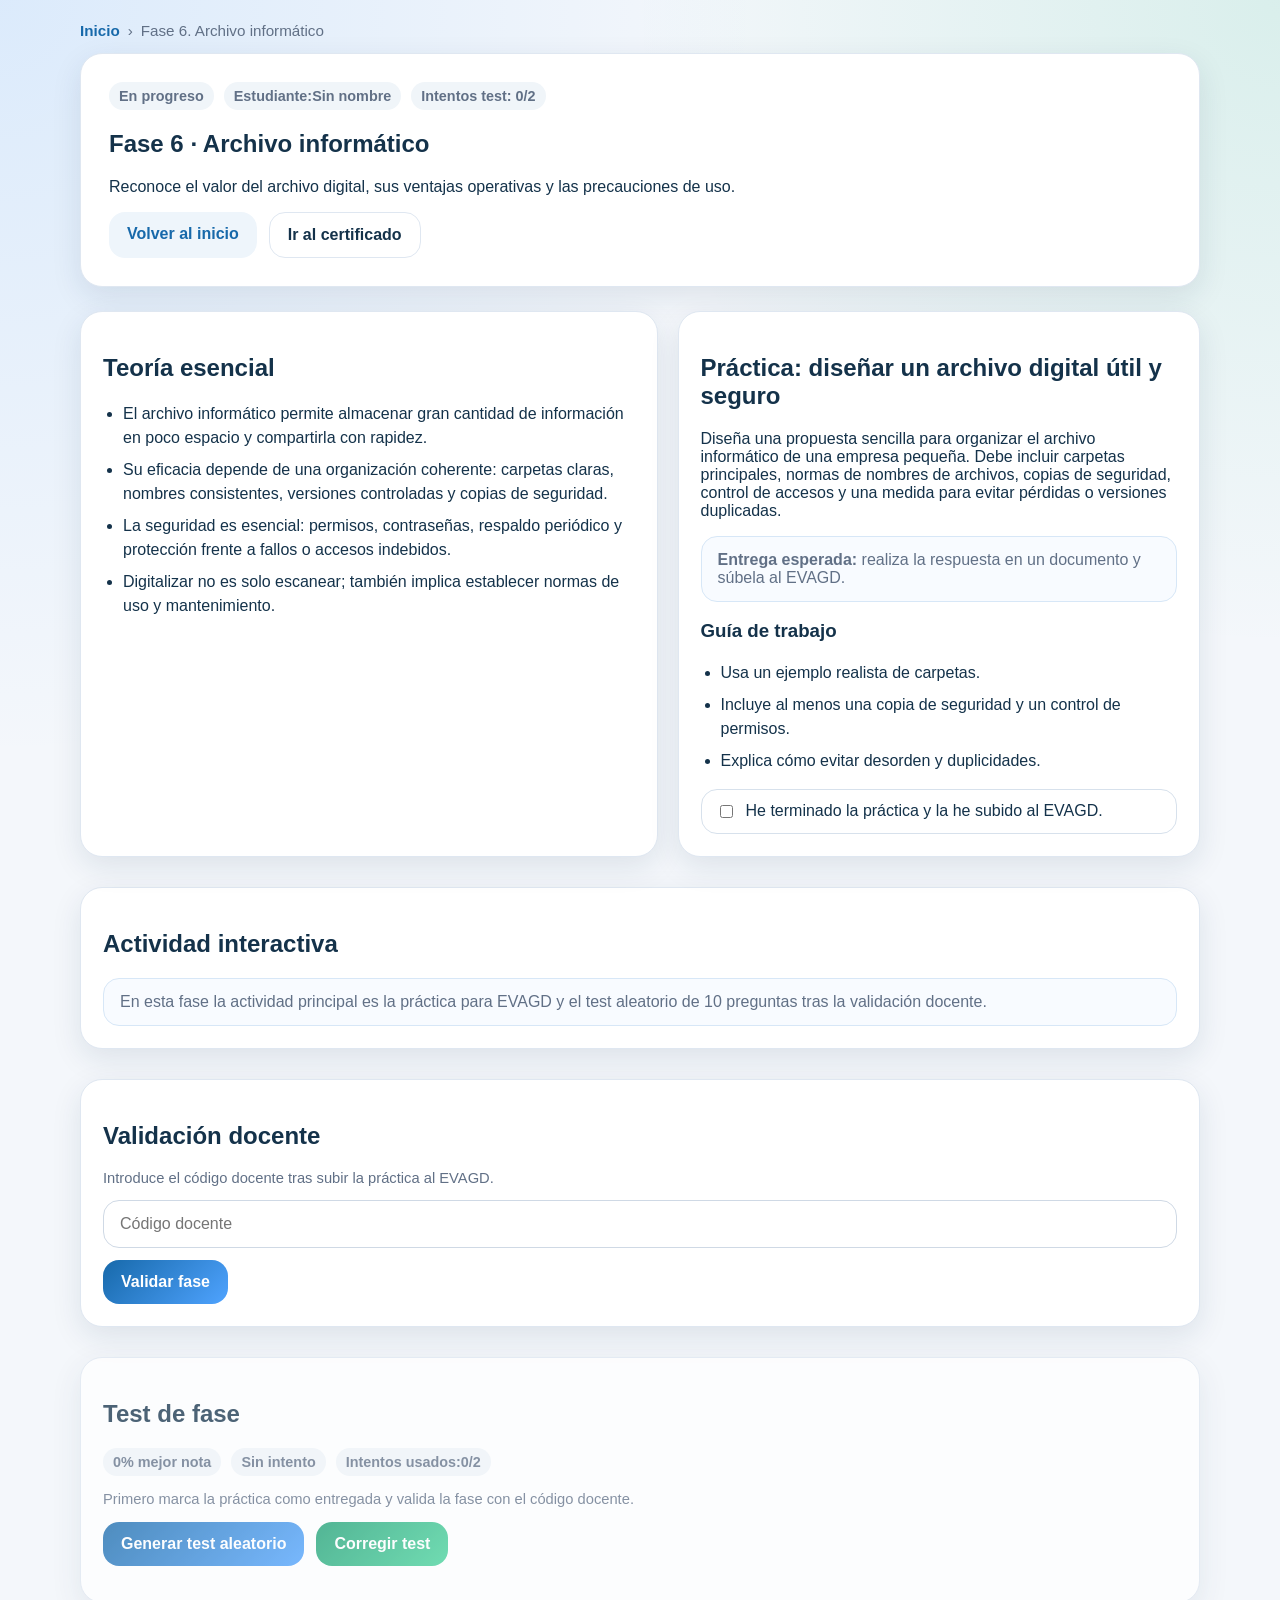
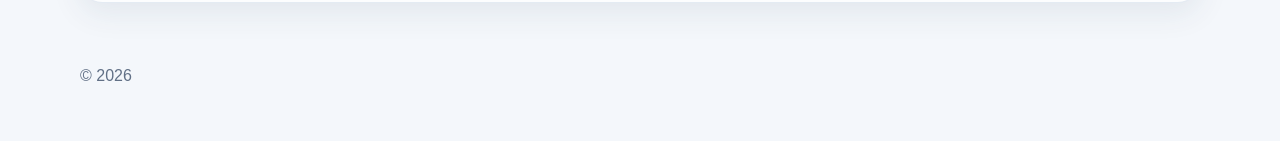
<file: fases/fase6.html>
<!doctype html>
<html lang="es">
<head>
  <meta charset="utf-8" />
  <meta name="viewport" content="width=device-width,initial-scale=1" />
  <title>Fase 6 · Archivo informático</title>
  <link rel="stylesheet" href="../css/styles.css" />
</head>
<body data-phase="6">
  <div class="container topbar">
    <div class="breadcrumb">
      <a href="../index.html">Inicio</a><span>›</span><span id="phase-title">Fase 6 · Archivo informático</span>
    </div>
  </div>

  <div class="container phase-hero">
    <section class="card hero-card">
      <div class="meta">
        <span class="pill" id="phase-status">En progreso</span>
        <span class="pill">Estudiante: <strong id="student-name-chip">Sin nombre</strong></span>
        <span class="pill" id="attempts-chip"></span>
      </div>
      <h1 id="phase-title">Fase 6 · Archivo informático</h1>
      <p id="phase-summary"></p>
      <div class="quiz-actions">
        <a class="button btn-secondary" href="../index.html">Volver al inicio</a>
        <a class="button btn-ghost" href="../certificado.html">Ir al certificado</a>
      </div>
    </section>
  </div>

  <div class="container section">
    <div class="two-col">
      <section class="card panel">
        <h2>Teoría esencial</h2>
        <ul id="theory-list" class="clean"></ul>
      </section>

      <section id="practice-card" class="card panel">
        <h2 id="practice-title"></h2>
        <p id="practice-prompt"></p>
        <div class="note">
          <strong>Entrega esperada:</strong> realiza la respuesta en un documento y súbela al EVAGD.
        </div>
        <h3>Guía de trabajo</h3>
        <ul id="practice-guide" class="clean"></ul>
        <label class="option" style="margin-top:16px">
          <input id="practice-done-box" type="checkbox" />
          <span>He terminado la práctica y la he subido al EVAGD.</span>
        </label>
      </section>
    </div>
  </div>

  <div class="container section">
    <section class="card panel">
      <h2>Actividad interactiva</h2>
      <div id="map-wrap" class="hidden"></div>
      <p id="map-status" class="small hidden"></p>
      <div id="map-quiz-block" class="hidden">
        <div class="quiz-actions" style="margin-top:14px">
          <button id="map-build-btn" class="btn-primary" onclick="generateMapQuiz()">Generar test del mapa</button>
          <button id="map-submit-btn" class="btn-success" onclick="submitMapQuiz()">Corregir test del mapa</button>
        </div>
        <div id="map-quiz-questions"></div>
        <p id="map-quiz-status" class="small"></p>
      </div>
    </section>
  </div>

  <div id="teacher-card" class="container section hidden">
    <section class="card panel">
      <h2>Validación docente</h2>
      <div id="map-teacher-lock" class="hidden">
        <p id="map-teacher-status" class="small"></p>
        <div class="quiz-actions">
          <input id="map-teacher-code" type="password" placeholder="Código docente" autocomplete="off" inputmode="numeric" maxlength="8" />
          <button id="map-validate-btn" class="btn-primary" onclick="validateMapTeacherCode()">Validar fase</button>
        </div>
      </div>

      <div id="phase-teacher-lock" class="">
        <p id="teacher-status" class="small"></p>
        <div class="quiz-actions">
          <input id="teacher-code-input" type="password" placeholder="Código docente" autocomplete="off" inputmode="numeric" maxlength="8" />
          <button class="btn-primary" onclick="validateTeacherCode()">Validar fase</button>
        </div>
      </div>
    </section>
  </div>

  <div class="container section">
    <section id="test-card" class="card panel">
      <h2>Test de fase</h2>
      <div class="meta">
        <span class="pill" id="score-chip">0% mejor nota</span>
        <span class="pill" id="result-chip">Sin intento</span>
        <span class="pill">Intentos usados: <strong id="attempts-stat">0/2</strong></span>
      </div>
      <p id="test-lock-msg" class="small"></p>
      <div class="quiz-actions">
        <button id="build-test-btn" class="btn-primary" onclick="generatePhaseTest()">Generar test aleatorio</button>
        <button id="submit-test-btn" class="btn-success" onclick="submitPhaseTest()" disabled>Corregir test</button>
      </div>
      <div id="test-questions"></div>
      <p id="test-feedback" class="small"></p>
    </section>
  </div>

  <div id="teacher-panel" class="card teacher-panel hidden"></div>
  <footer class="container footer"><p>© <span id="footer-year"></span></p></footer>

  <script src="../js/data.js"></script>
  <script src="../js/core.js"></script>
  <script src="../js/phase.js"></script>
</body>
</html>
</file>
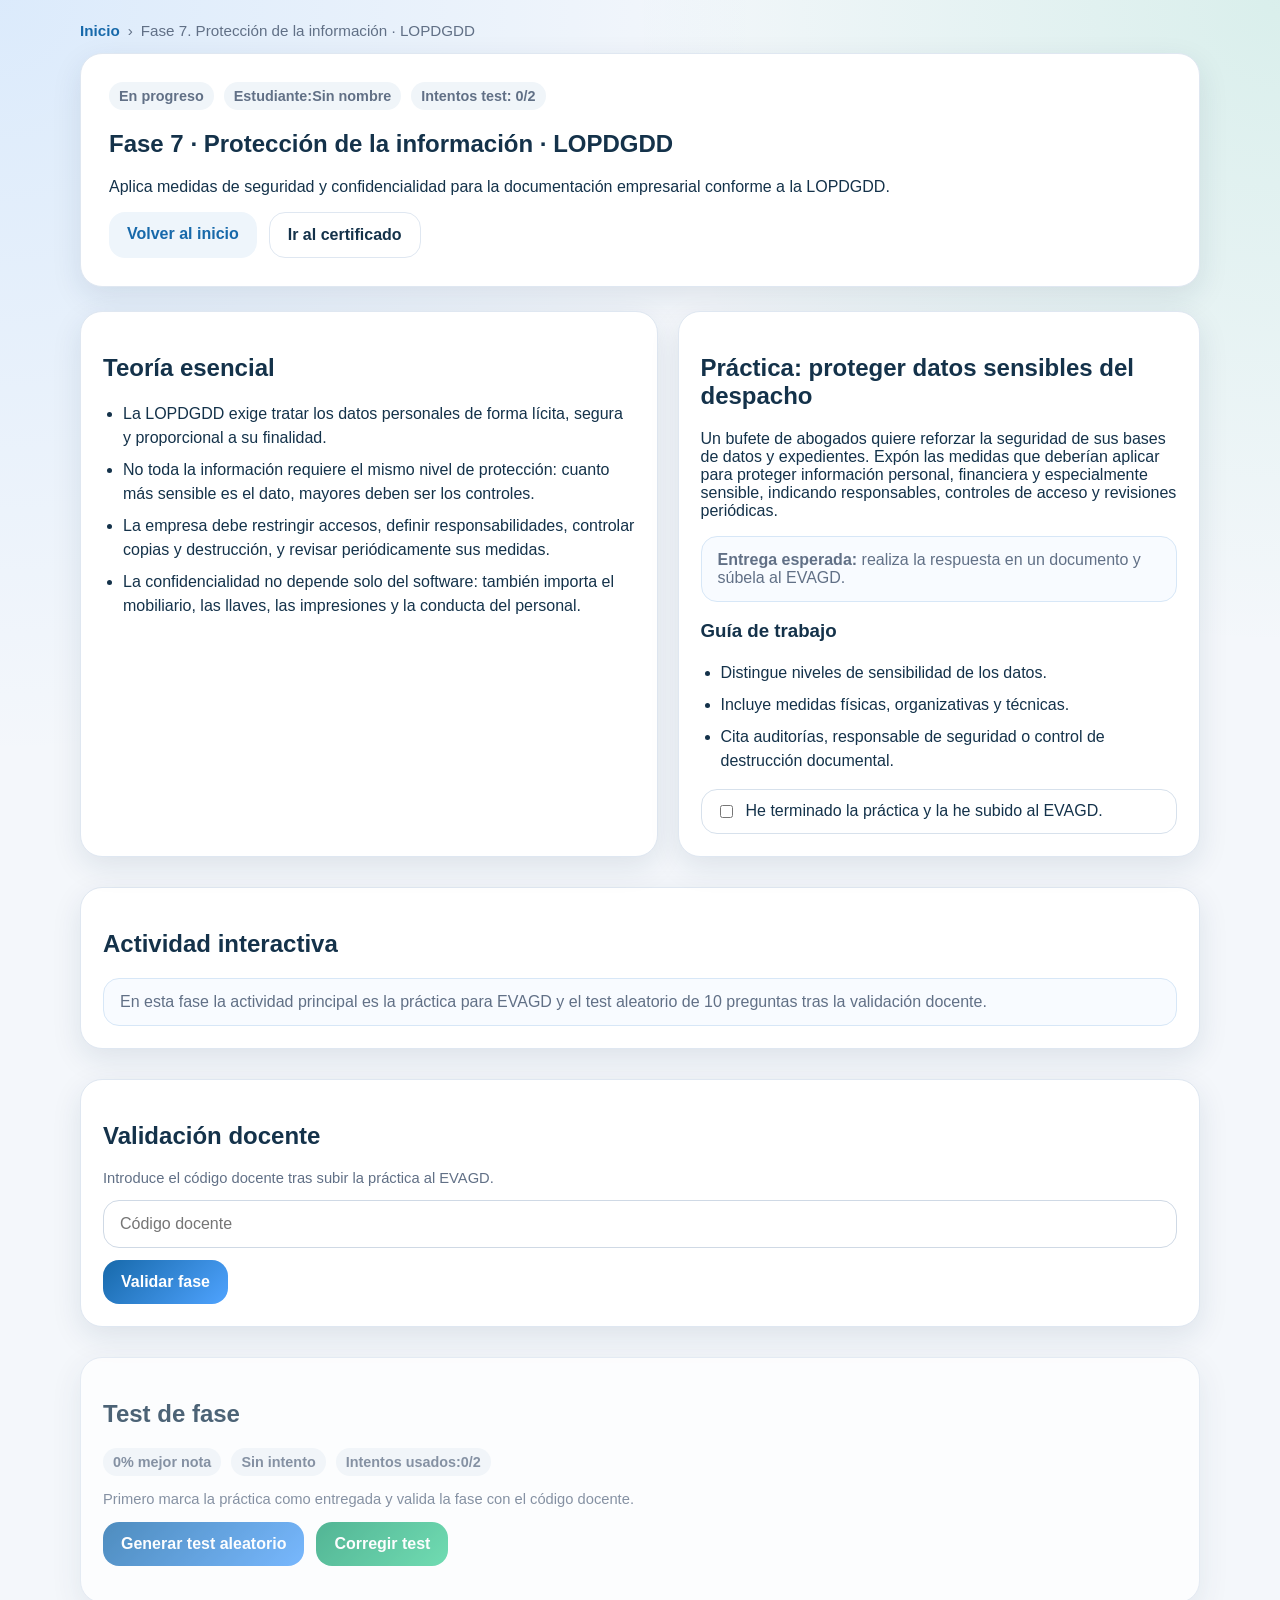
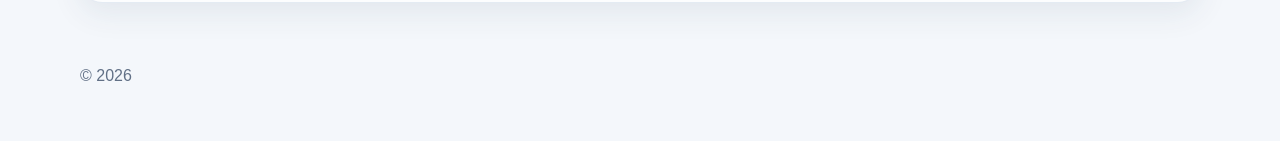
<file: fases/fase7.html>
<!doctype html>
<html lang="es">
<head>
  <meta charset="utf-8" />
  <meta name="viewport" content="width=device-width,initial-scale=1" />
  <title>Fase 7 · Protección de la información · LOPDGDD</title>
  <link rel="stylesheet" href="../css/styles.css" />
</head>
<body data-phase="7">
  <div class="container topbar">
    <div class="breadcrumb">
      <a href="../index.html">Inicio</a><span>›</span><span id="phase-title">Fase 7 · Protección de la información · LOPDGDD</span>
    </div>
  </div>

  <div class="container phase-hero">
    <section class="card hero-card">
      <div class="meta">
        <span class="pill" id="phase-status">En progreso</span>
        <span class="pill">Estudiante: <strong id="student-name-chip">Sin nombre</strong></span>
        <span class="pill" id="attempts-chip"></span>
      </div>
      <h1 id="phase-title">Fase 7 · Protección de la información · LOPDGDD</h1>
      <p id="phase-summary"></p>
      <div class="quiz-actions">
        <a class="button btn-secondary" href="../index.html">Volver al inicio</a>
        <a class="button btn-ghost" href="../certificado.html">Ir al certificado</a>
      </div>
    </section>
  </div>

  <div class="container section">
    <div class="two-col">
      <section class="card panel">
        <h2>Teoría esencial</h2>
        <ul id="theory-list" class="clean"></ul>
      </section>

      <section id="practice-card" class="card panel">
        <h2 id="practice-title"></h2>
        <p id="practice-prompt"></p>
        <div class="note">
          <strong>Entrega esperada:</strong> realiza la respuesta en un documento y súbela al EVAGD.
        </div>
        <h3>Guía de trabajo</h3>
        <ul id="practice-guide" class="clean"></ul>
        <label class="option" style="margin-top:16px">
          <input id="practice-done-box" type="checkbox" />
          <span>He terminado la práctica y la he subido al EVAGD.</span>
        </label>
      </section>
    </div>
  </div>

  <div class="container section">
    <section class="card panel">
      <h2>Actividad interactiva</h2>
      <div id="map-wrap" class="hidden"></div>
      <p id="map-status" class="small hidden"></p>
      <div id="map-quiz-block" class="hidden">
        <div class="quiz-actions" style="margin-top:14px">
          <button id="map-build-btn" class="btn-primary" onclick="generateMapQuiz()">Generar test del mapa</button>
          <button id="map-submit-btn" class="btn-success" onclick="submitMapQuiz()">Corregir test del mapa</button>
        </div>
        <div id="map-quiz-questions"></div>
        <p id="map-quiz-status" class="small"></p>
      </div>
    </section>
  </div>

  <div id="teacher-card" class="container section hidden">
    <section class="card panel">
      <h2>Validación docente</h2>
      <div id="map-teacher-lock" class="hidden">
        <p id="map-teacher-status" class="small"></p>
        <div class="quiz-actions">
          <input id="map-teacher-code" type="password" placeholder="Código docente" autocomplete="off" inputmode="numeric" maxlength="8" />
          <button id="map-validate-btn" class="btn-primary" onclick="validateMapTeacherCode()">Validar fase</button>
        </div>
      </div>

      <div id="phase-teacher-lock" class="">
        <p id="teacher-status" class="small"></p>
        <div class="quiz-actions">
          <input id="teacher-code-input" type="password" placeholder="Código docente" autocomplete="off" inputmode="numeric" maxlength="8" />
          <button class="btn-primary" onclick="validateTeacherCode()">Validar fase</button>
        </div>
      </div>
    </section>
  </div>

  <div class="container section">
    <section id="test-card" class="card panel">
      <h2>Test de fase</h2>
      <div class="meta">
        <span class="pill" id="score-chip">0% mejor nota</span>
        <span class="pill" id="result-chip">Sin intento</span>
        <span class="pill">Intentos usados: <strong id="attempts-stat">0/2</strong></span>
      </div>
      <p id="test-lock-msg" class="small"></p>
      <div class="quiz-actions">
        <button id="build-test-btn" class="btn-primary" onclick="generatePhaseTest()">Generar test aleatorio</button>
        <button id="submit-test-btn" class="btn-success" onclick="submitPhaseTest()" disabled>Corregir test</button>
      </div>
      <div id="test-questions"></div>
      <p id="test-feedback" class="small"></p>
    </section>
  </div>

  <div id="teacher-panel" class="card teacher-panel hidden"></div>
  <footer class="container footer"><p>© <span id="footer-year"></span></p></footer>

  <script src="../js/data.js"></script>
  <script src="../js/core.js"></script>
  <script src="../js/phase.js"></script>
</body>
</html>
</file>
<file: css/styles.css>
:root{
  --bg:#f4f7fb;
  --panel:#ffffff;
  --ink:#14324a;
  --muted:#617086;
  --line:#dfe7f1;
  --primary:#1769aa;
  --primary-2:#4fa3ff;
  --accent:#19b37d;
  --warn:#ffb020;
  --danger:#d83c3c;
  --shadow:0 10px 30px rgba(20,50,74,.10);
  --radius:22px;
}
*{box-sizing:border-box}
html{scroll-behavior:smooth}
body{
  margin:0;
  font-family:Inter,Segoe UI,Roboto,Arial,sans-serif;
  color:var(--ink);
  background:
   radial-gradient(circle at top left, rgba(79,163,255,.15), transparent 35%),
   radial-gradient(circle at top right, rgba(25,179,125,.12), transparent 30%),
   var(--bg);
}
a{color:var(--primary);text-decoration:none}
a:hover{text-decoration:underline}
.container{width:min(1120px, calc(100% - 32px));margin:0 auto}
.hero{
  padding:44px 0 28px;
}
.hero-grid{
  display:grid;
  grid-template-columns:1.4fr .8fr;
  gap:22px;
}
.card{
  background:var(--panel);
  border:1px solid var(--line);
  border-radius:var(--radius);
  box-shadow:var(--shadow);
}
.hero-card{padding:28px}
.hero h1{margin:0 0 10px;font-size:clamp(2rem, 4vw, 3rem)}
.hero p{margin:8px 0;color:var(--muted);line-height:1.55}
.tag{
  display:inline-flex;align-items:center;gap:8px;
  padding:8px 14px;border-radius:999px;
  background:rgba(23,105,170,.08); color:var(--primary);
  font-weight:700;font-size:.92rem
}
.controls{display:flex;flex-wrap:wrap;gap:12px;margin-top:20px}
input[type="text"], input[type="password"], textarea{
  width:100%;
  padding:14px 16px;
  border-radius:16px;
  border:1px solid #cfd9e5;
  font-size:1rem;
  color:var(--ink);
  background:#fff;
}
textarea{min-height:180px;resize:vertical}
button,.button{
  border:none;cursor:pointer;
  border-radius:16px;
  padding:13px 18px;
  font-weight:700;font-size:1rem;
  transition:.18s ease;
}
button:hover,.button:hover{transform:translateY(-1px)}
.btn-primary{background:linear-gradient(135deg,var(--primary),var(--primary-2));color:#fff}
.btn-secondary{background:#eef5fb;color:var(--primary)}
.btn-success{background:linear-gradient(135deg,#1d9f73,#45d39a);color:#fff}
.btn-danger{background:#fff3f3;color:var(--danger)}
.btn-ghost{background:#fff;border:1px solid var(--line);color:var(--ink)}
.progress-wrap{padding:22px;display:grid;place-items:center;min-height:100%}
.ring{
  --value:0%;
  width:180px;height:180px;border-radius:50%;
  background:conic-gradient(var(--accent) var(--value), #e7eef5 0);
  display:grid;place-items:center;position:relative;
}
.ring::after{
  content:"";position:absolute;inset:14px;border-radius:50%;
  background:var(--panel);box-shadow:inset 0 0 0 1px var(--line);
}
.ring-inner{position:relative;z-index:1;text-align:center}
.ring-inner strong{display:block;font-size:2.5rem}
.ring-inner span{color:var(--muted);font-size:.95rem}
.section{padding:0 0 30px}
.section-title{display:flex;align-items:end;justify-content:space-between;gap:12px;margin:18px 0}
.section-title h2{margin:0;font-size:1.6rem}
.grid{
  display:grid;
  grid-template-columns:repeat(auto-fit,minmax(250px,1fr));
  gap:18px;
}
.phase-card{padding:20px;display:flex;flex-direction:column;gap:14px;position:relative;overflow:hidden}
.phase-card::before{
  content:"";position:absolute;inset:auto -20px -20px auto;width:110px;height:110px;
  background:radial-gradient(circle, rgba(79,163,255,.22), transparent 65%);
}
.phase-index{
  width:42px;height:42px;border-radius:14px;display:grid;place-items:center;
  background:#eef5fb;font-weight:800;color:var(--primary)
}
.meta{display:flex;gap:10px;flex-wrap:wrap}
.pill{
  display:inline-flex;align-items:center;padding:6px 10px;border-radius:999px;
  background:#f0f5f9;color:var(--muted);font-size:.9rem;font-weight:700
}
.pill.ok{background:#e6fbf3;color:#127553}
.pill.warn{background:#fff5e3;color:#8a5a00}
.phase-card h3{margin:0;font-size:1.16rem}
.phase-card p{margin:0;color:var(--muted);line-height:1.5}
.topbar{padding:22px 0 8px}
.topbar a{font-weight:700}
.breadcrumb{display:flex;gap:8px;flex-wrap:wrap;color:var(--muted);font-size:.95rem}
.two-col{display:grid;grid-template-columns:1.05fr .95fr;gap:20px}
.panel{padding:22px}
ul.clean{margin:0;padding-left:20px}
ul.clean li{margin:8px 0;line-height:1.5}
.note{
  padding:14px 16px;border-radius:16px;background:#f8fbff;border:1px solid #d7e7f7;color:var(--muted)
}
.map-grid{display:grid;grid-template-columns:repeat(auto-fit,minmax(220px,1fr));gap:14px;margin-top:12px}
.map-item{padding:16px;border-radius:18px;background:#fbfdff;border:1px solid var(--line)}
.map-item label{display:block;font-weight:700;margin-bottom:8px}
.feedback{margin-top:8px;font-size:.95rem;font-weight:700;min-height:20px}
.feedback.ok{color:#127553}
.feedback.bad{color:var(--danger)}
.quiz-actions,.stack{display:flex;flex-wrap:wrap;gap:12px}
.question{
  padding:18px;border-radius:20px;border:1px solid var(--line);background:#fcfdff;margin:14px 0
}
.question h4{margin:0 0 14px}
.options{display:grid;gap:10px}
.option{
  display:flex;align-items:flex-start;gap:10px;padding:12px 14px;border-radius:16px;
  background:#fff;border:1px solid #d7e1ec;cursor:pointer
}
.option input{margin-top:3px}
.question.correct{border-color:#95d7bb;background:#f3fcf7}
.question.incorrect{border-color:#f3adad;background:#fff7f7}
.hidden{display:none !important}
.teacher-panel{
  position:fixed;right:18px;bottom:18px;width:min(360px, calc(100% - 36px));z-index:20;
  padding:18px
}
.teacher-panel h3{margin-top:0}
.small{font-size:.92rem;color:var(--muted)}
.certificate{
  padding:30px;
  background:
   linear-gradient(135deg, rgba(79,163,255,.10), rgba(25,179,125,.06)),
   #fff;
}
.certificate h2{font-size:2rem;margin-top:0}
.result-badge{
  display:inline-flex;align-items:center;padding:10px 14px;border-radius:999px;font-weight:800
}
.result-badge.pass{background:#e6fbf3;color:#0c7a56}
.result-badge.fail{background:#fff1f1;color:#bf2d2d}
.footer{padding:18px 0 40px;color:var(--muted)}
.phase-hero{padding:6px 0 24px}
.stat-grid{display:grid;grid-template-columns:repeat(3,1fr);gap:12px;margin-top:14px}
.stat{padding:16px;border-radius:18px;background:#f8fbff;border:1px solid #dbe7f3}
.stat strong{display:block;font-size:1.5rem}
.locked{opacity:.75}
hr.sep{border:none;border-top:1px solid var(--line);margin:22px 0}
@media (max-width: 860px){
  .hero-grid,.two-col{grid-template-columns:1fr}
  .stat-grid{grid-template-columns:1fr}
}
</file>
